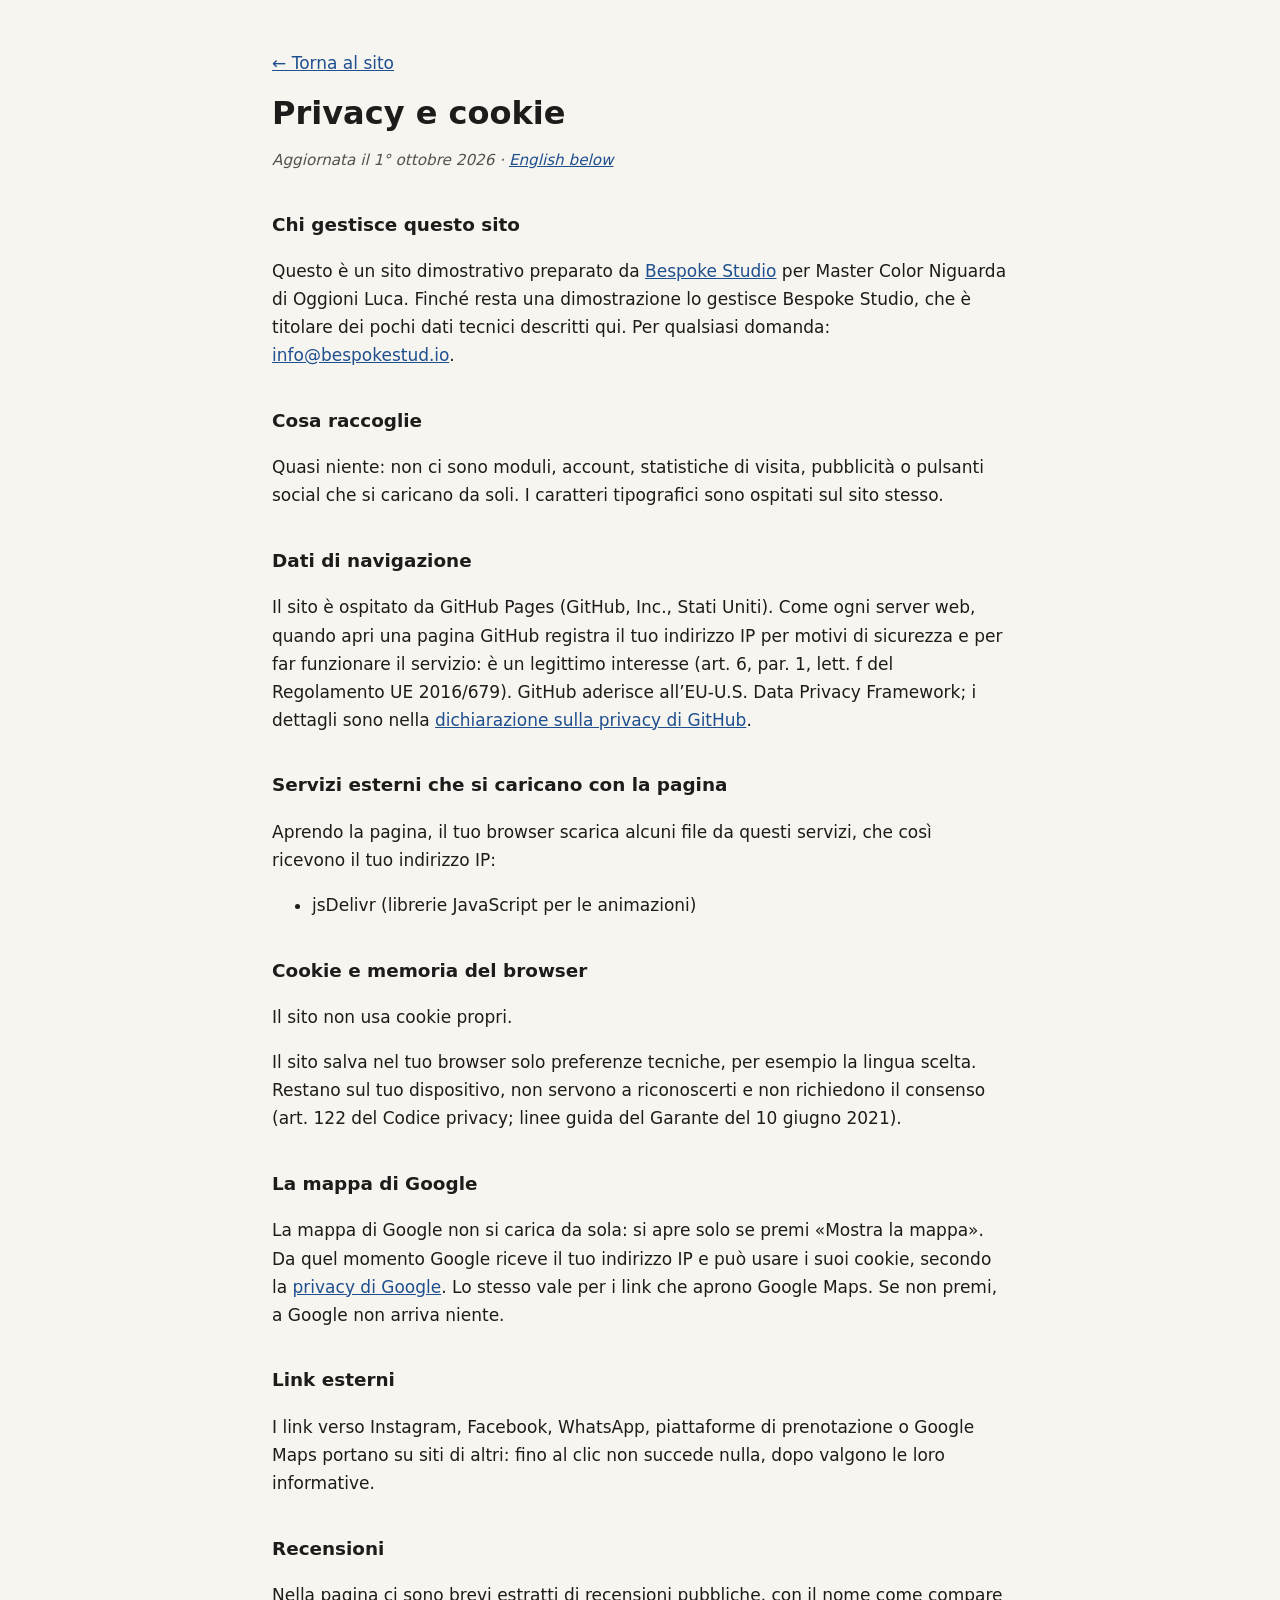
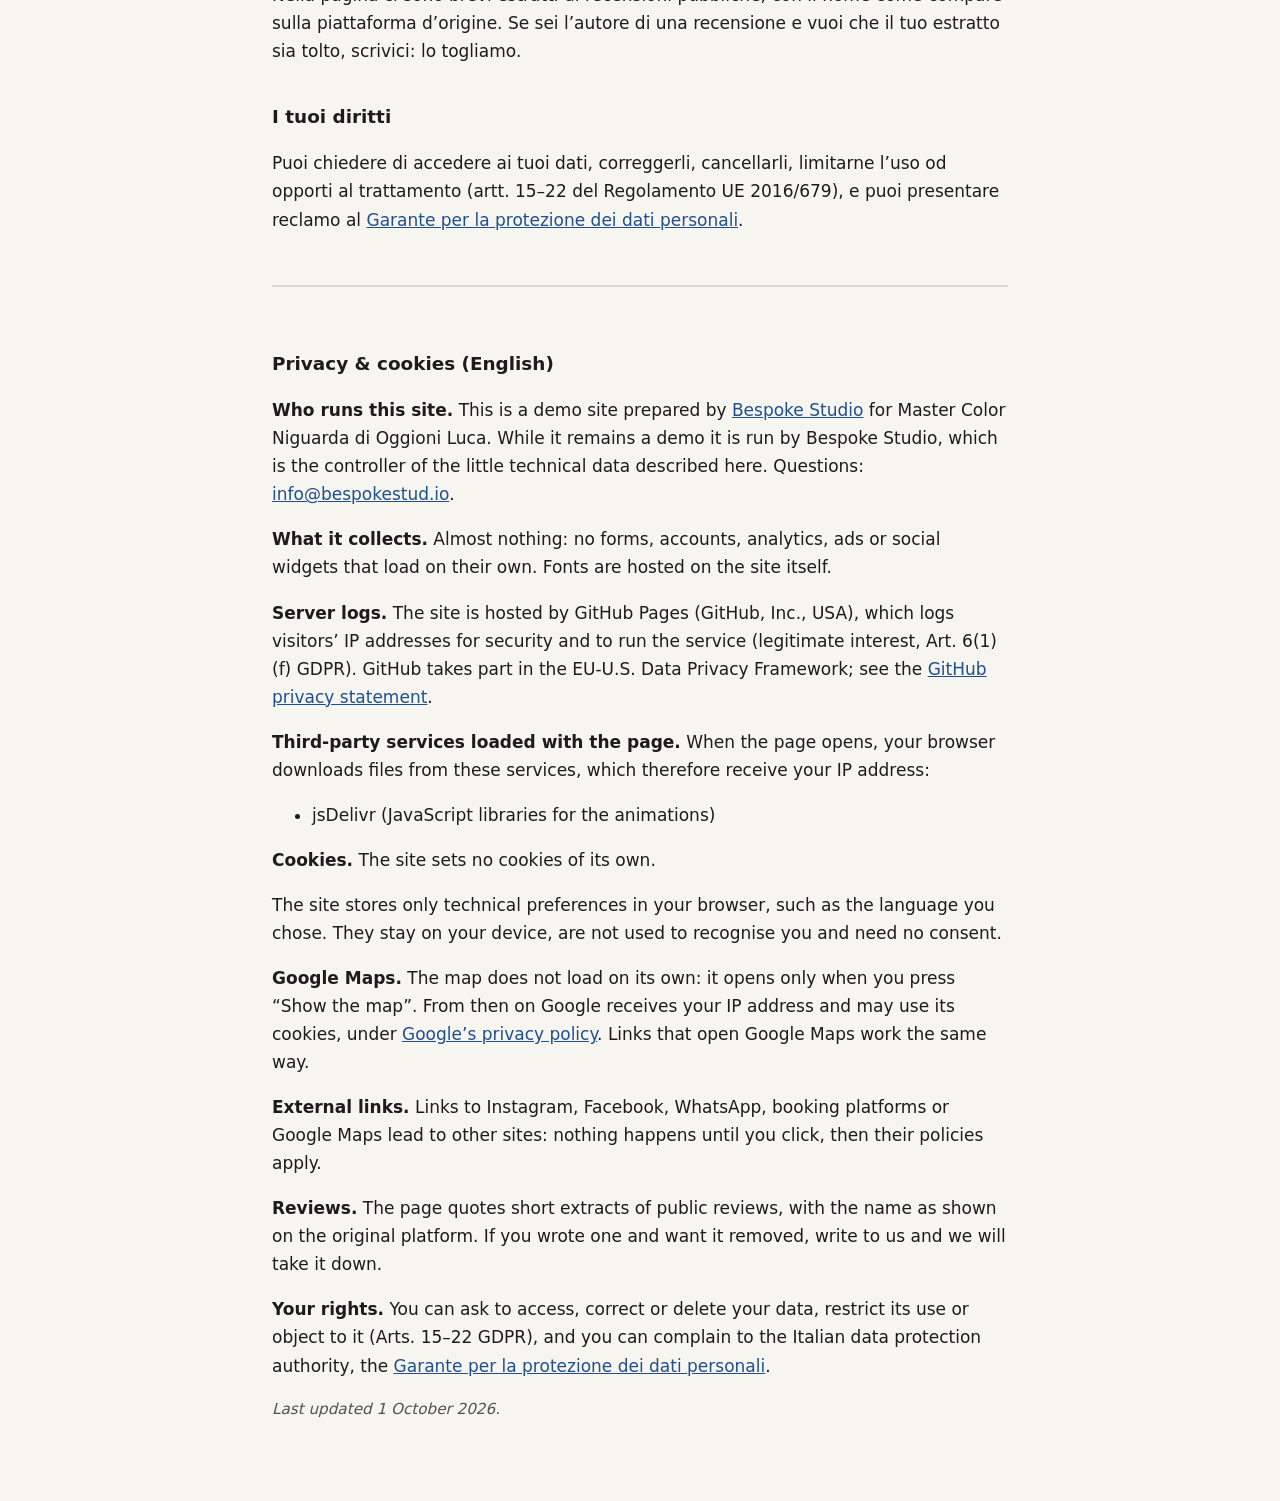
<file: privacy.html>
<!DOCTYPE html>
<html lang="it">
<head>
  <meta charset="UTF-8">
  <meta name="viewport" content="width=device-width, initial-scale=1.0">
  <meta name="robots" content="noindex">
  <title>Privacy e cookie · Master Color Niguarda di Oggioni Luca</title>
  <meta name="description" content="Informativa privacy e cookie del sito Master Color Niguarda di Oggioni Luca.">
  <style>
    body { margin: 0; background: #f7f5f0; color: #1d1c1a; font: 17px/1.65 system-ui, -apple-system, "Segoe UI", Roboto, sans-serif; }
    main { max-width: 46rem; margin: 0 auto; padding: 32px 20px 64px; }
    h1 { font-size: 2rem; line-height: 1.2; margin: 0.4em 0 0.2em; }
    h2 { font-size: 1.15rem; margin: 2em 0 0.4em; }
    a { color: #1f4f8f; }
    .data { color: #55524c; font-style: italic; font-size: 0.95rem; }
    .en { margin-top: 3em; padding-top: 1.5em; border-top: 2px solid #ddd8cc; }
    code { font-size: 0.9em; background: #ebe7dc; padding: 0 4px; border-radius: 3px; }
  </style>
</head>
<body>
<main>
  <p><a href="index.html">← Torna al sito</a></p>
  <h1>Privacy e cookie</h1>
  <p class="data">Aggiornata il 1° ottobre 2026 · <a href="#english" lang="en">English below</a></p>
  <h2>Chi gestisce questo sito</h2>
  <p>Questo è un sito dimostrativo preparato da <a href="https://bespokestud.io" rel="noopener">Bespoke Studio</a> per Master Color Niguarda di Oggioni Luca. Finché resta una dimostrazione lo gestisce Bespoke Studio, che è titolare dei pochi dati tecnici descritti qui. Per qualsiasi domanda: <a href="mailto:info@bespokestud.io">info@bespokestud.io</a>.</p>
  <h2>Cosa raccoglie</h2>
  <p>Quasi niente: non ci sono moduli, account, statistiche di visita, pubblicità o pulsanti social che si caricano da soli. I caratteri tipografici sono ospitati sul sito stesso.</p>
  <h2>Dati di navigazione</h2>
  <p>Il sito è ospitato da GitHub Pages (GitHub, Inc., Stati Uniti). Come ogni server web, quando apri una pagina GitHub registra il tuo indirizzo IP per motivi di sicurezza e per far funzionare il servizio: è un legittimo interesse (art. 6, par. 1, lett. f del Regolamento UE 2016/679). GitHub aderisce all’EU-U.S. Data Privacy Framework; i dettagli sono nella <a href="https://docs.github.com/site-policy/privacy-policies/github-general-privacy-statement" rel="noopener">dichiarazione sulla privacy di GitHub</a>.</p>
  <h2>Servizi esterni che si caricano con la pagina</h2>
  <p>Aprendo la pagina, il tuo browser scarica alcuni file da questi servizi, che così ricevono il tuo indirizzo IP:</p>
  <ul><li>jsDelivr (librerie JavaScript per le animazioni)</li></ul>
  <h2>Cookie e memoria del browser</h2>
  <p>Il sito non usa cookie propri.</p>
  <p>Il sito salva nel tuo browser solo preferenze tecniche, per esempio la lingua scelta. Restano sul tuo dispositivo, non servono a riconoscerti e non richiedono il consenso (art. 122 del Codice privacy; linee guida del Garante del 10 giugno 2021).</p>
  <h2>La mappa di Google</h2>
  <p>La mappa di Google non si carica da sola: si apre solo se premi «Mostra la mappa». Da quel momento Google riceve il tuo indirizzo IP e può usare i suoi cookie, secondo la <a href="https://policies.google.com/privacy?hl=it" rel="noopener">privacy di Google</a>. Lo stesso vale per i link che aprono Google Maps. Se non premi, a Google non arriva niente.</p>
  <h2>Link esterni</h2>
  <p>I link verso Instagram, Facebook, WhatsApp, piattaforme di prenotazione o Google Maps portano su siti di altri: fino al clic non succede nulla, dopo valgono le loro informative.</p>
  <h2>Recensioni</h2>
  <p>Nella pagina ci sono brevi estratti di recensioni pubbliche, con il nome come compare sulla piattaforma d’origine. Se sei l’autore di una recensione e vuoi che il tuo estratto sia tolto, scrivici: lo togliamo.</p>
  <h2>I tuoi diritti</h2>
  <p>Puoi chiedere di accedere ai tuoi dati, correggerli, cancellarli, limitarne l’uso od opporti al trattamento (artt. 15–22 del Regolamento UE 2016/679), e puoi presentare reclamo al <a href="https://www.garanteprivacy.it" rel="noopener">Garante per la protezione dei dati personali</a>.</p>
  <div class="en" id="english" lang="en">
    <h2>Privacy &amp; cookies (English)</h2>
    <p><strong>Who runs this site.</strong> This is a demo site prepared by <a href="https://bespokestud.io" rel="noopener">Bespoke Studio</a> for Master Color Niguarda di Oggioni Luca. While it remains a demo it is run by Bespoke Studio, which is the controller of the little technical data described here. Questions: <a href="mailto:info@bespokestud.io">info@bespokestud.io</a>.</p>
    <p><strong>What it collects.</strong> Almost nothing: no forms, accounts, analytics, ads or social widgets that load on their own. Fonts are hosted on the site itself.</p>
    <p><strong>Server logs.</strong> The site is hosted by GitHub Pages (GitHub, Inc., USA), which logs visitors’ IP addresses for security and to run the service (legitimate interest, Art. 6(1)(f) GDPR). GitHub takes part in the EU-U.S. Data Privacy Framework; see the <a href="https://docs.github.com/site-policy/privacy-policies/github-general-privacy-statement" rel="noopener">GitHub privacy statement</a>.</p>
    <p><strong>Third-party services loaded with the page.</strong> When the page opens, your browser downloads files from these services, which therefore receive your IP address:</p><ul><li>jsDelivr (JavaScript libraries for the animations)</li></ul>
    <p><strong>Cookies.</strong> The site sets no cookies of its own.</p>
    <p>The site stores only technical preferences in your browser, such as the language you chose. They stay on your device, are not used to recognise you and need no consent.</p>
    <p><strong>Google Maps.</strong> The map does not load on its own: it opens only when you press “Show the map”. From then on Google receives your IP address and may use its cookies, under <a href="https://policies.google.com/privacy?hl=en" rel="noopener">Google’s privacy policy</a>. Links that open Google Maps work the same way.</p>
    <p><strong>External links.</strong> Links to Instagram, Facebook, WhatsApp, booking platforms or Google Maps lead to other sites: nothing happens until you click, then their policies apply.</p>
    <p><strong>Reviews.</strong> The page quotes short extracts of public reviews, with the name as shown on the original platform. If you wrote one and want it removed, write to us and we will take it down.</p>
    <p><strong>Your rights.</strong> You can ask to access, correct or delete your data, restrict its use or object to it (Arts. 15–22 GDPR), and you can complain to the Italian data protection authority, the <a href="https://www.garanteprivacy.it" rel="noopener">Garante per la protezione dei dati personali</a>.</p>
    <p class="data">Last updated 1 October 2026.</p>
  </div>
</main>
</body>
</html>
</file>
